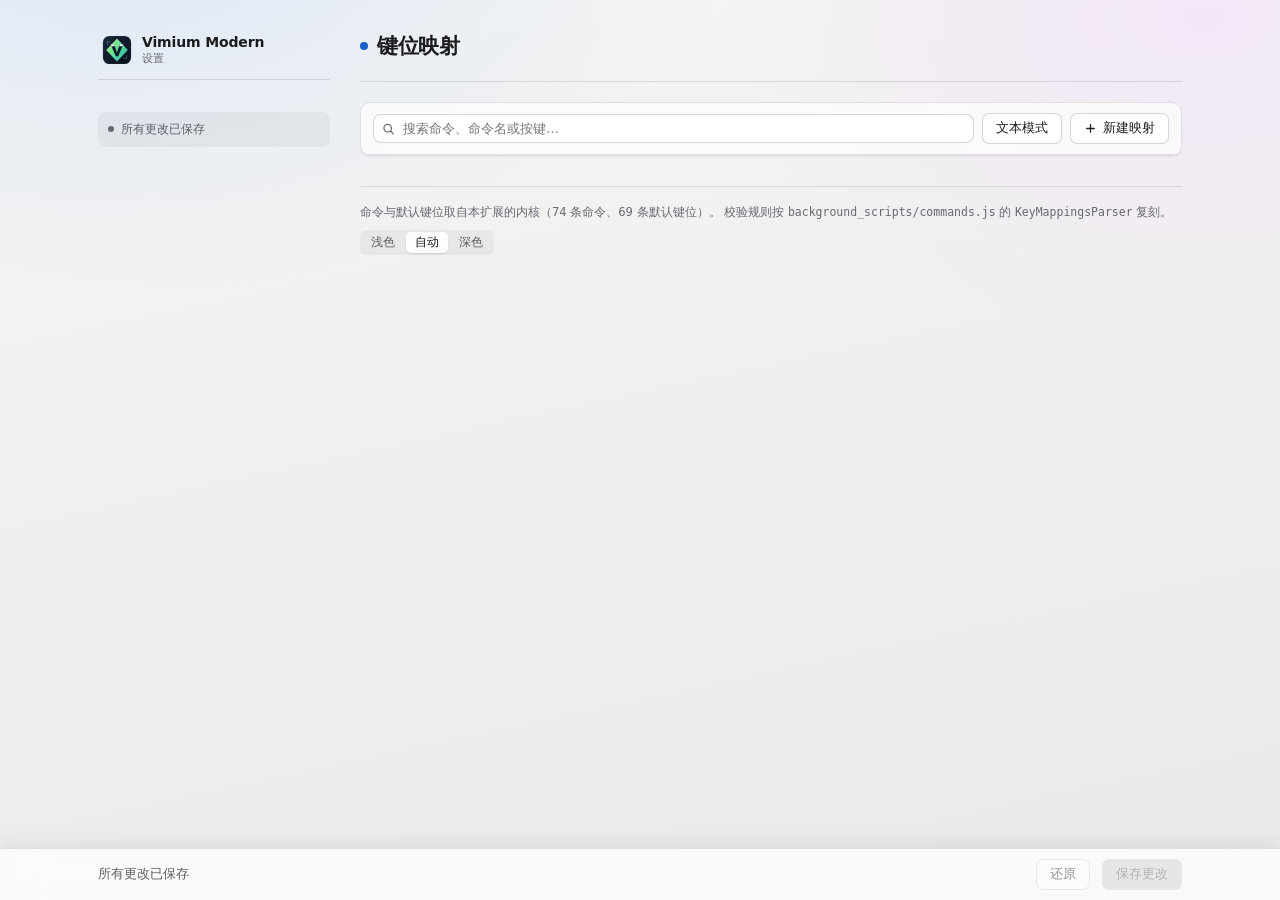
<file: options/index.html>
<!doctype html>
<html lang="zh-CN" data-theme="auto">
<head>
<meta charset="utf-8">
<meta name="viewport" content="width=device-width, initial-scale=1">
<title>Vimium Modern 设置</title>
<style>
/* ============================================================================
   令牌 —— 与 Omnibar 原型共用同一套视觉语言
   ========================================================================== */
:root {
  color-scheme: light;

  --v-accent: #1660c9;          /* 品牌蓝文字色 */
  --v-accent-hi: #1972e7;       /* 品牌蓝装饰色 */
  --v-on-accent: #fff;          /* 品牌蓝底上的文字色（白字 = 4.56:1） */
  --v-accent-soft: rgba(25, 114, 231, .10);
  --v-accent-glow: rgba(25, 114, 231, .26);

  --v-surface: rgba(255, 255, 255, .74);
  --v-surface-raised: rgba(255, 255, 255, .90);
  --v-surface-sunken: rgba(0, 0, 0, .045);
  --v-surface-card: rgba(255, 255, 255, .68);

  --v-hairline: rgba(0, 0, 0, .11);
  --v-hairline-strong: rgba(0, 0, 0, .17);

  --v-text: #1c1c1e;
  --v-text-dim: #5e5e66;
  /* 三级文本（分组头、命令名、表头、侧栏分组标题）
     —— 原 #82828a 在面板底上只有 3.30:1，达不到 AA。
     #686872 在白/面板/分组头/徽章底/侧栏/表头六种底色上最差 4.78:1，全部达标。 */
  --v-text-faint: #686872;

  --v-sel-bg: rgba(25, 114, 231, .10);
  --v-sel-text: #1c1c1e;

  --v-danger: #b32712;
  --v-danger-soft: rgba(179, 39, 18, .09);
  --v-warn: #92600a;
  --v-warn-soft: rgba(146, 96, 10, .11);
  /* 成功绿 —— 原 #1a7f43 在自己的 soft 底色上只有 4.17:1（差一点没到 AA）。
     #156734 在 soft 底上 5.74:1，纯白底上 6.95:1。 */
  --v-ok: #156734;
  --v-ok-soft: rgba(21, 103, 52, .11);

  --v-shadow-panel: 0 24px 64px rgba(0, 0, 0, .22), 0 2px 8px rgba(0, 0, 0, .10);
  --v-shadow-card: 0 1px 2px rgba(0, 0, 0, .05);

  --r-panel: 12px;
  --r-card: 10px;
  --r-field: 8px;
  --r-chip: 5px;

  --font: -apple-system, BlinkMacSystemFont, "SF Pro Text", "Segoe UI", system-ui, sans-serif;
  --mono: "SF Mono", ui-monospace, "JetBrains Mono", Menlo, monospace;

  --ease-out: cubic-bezier(.2, .9, .3, 1);
  --ease-inout: cubic-bezier(.4, 0, .2, 1);
  --dur: 140ms;
}

:root[data-theme="dark"] {
  color-scheme: dark;
  --v-accent: #9ec5ff;
  --v-accent-hi: #5a9cf5;
  /* 深色的品牌蓝是浅蓝，白字只有 2.80:1 —— 改用深色文字（6.08:1） */
  --v-on-accent: #16171a;
  --v-accent-soft: rgba(90, 156, 245, .16);
  --v-accent-glow: rgba(90, 156, 245, .32);
  --v-surface: rgba(28, 28, 30, .68);
  --v-surface-raised: rgba(60, 60, 64, .78);
  --v-surface-sunken: rgba(255, 255, 255, .055);
  --v-surface-card: rgba(46, 46, 50, .62);
  --v-hairline: rgba(255, 255, 255, .12);
  --v-hairline-strong: rgba(255, 255, 255, .19);
  --v-text: #f2f2f7;
  --v-text-dim: #a8a8b0;
  /* 深色下的三级文本 —— 原 #8a8a92 在分组头底上只有 4.12:1。
     #9e9ea8 在五种深色底上最差 4.82:1。 */
  --v-text-faint: #9e9ea8;
  --v-sel-bg: rgba(90, 156, 245, .16);
  --v-sel-text: #f2f2f7;
  --v-danger: #ff9b85;
  --v-danger-soft: rgba(255, 155, 133, .14);
  --v-warn: #e8b563;
  --v-warn-soft: rgba(232, 181, 99, .14);
  --v-ok: #5fd98a;
  --v-ok-soft: rgba(95, 217, 138, .14);
  --v-shadow-panel: 0 24px 64px rgba(0, 0, 0, .6), 0 2px 8px rgba(0, 0, 0, .42);
  --v-shadow-card: 0 1px 2px rgba(0, 0, 0, .32);
}

/* ============================================================================
   基础
   ========================================================================== */
* { box-sizing: border-box; margin: 0; padding: 0; }

html, body {
  min-height: 100%;
  font-family: var(--font);
  color: var(--v-text);
  -webkit-font-smoothing: antialiased;
}
body {
  background:
    radial-gradient(1100px 700px at 8% -12%, #dde7f6 0%, transparent 58%),
    radial-gradient(880px 600px at 94% 2%, #f2e7f7 0%, transparent 54%),
    linear-gradient(168deg, #f5f5f4 0%, #e9e9e8 100%);
  background-attachment: fixed;
  padding-bottom: 84px;
}
:root[data-theme="dark"] body {
  background:
    radial-gradient(1100px 700px at 8% -12%, #15243d 0%, transparent 58%),
    radial-gradient(880px 600px at 94% 2%, #291e37 0%, transparent 54%),
    linear-gradient(168deg, #18191c 0%, #101113 100%);
}

a { color: var(--v-accent); text-decoration: none; }
a:hover { text-decoration: underline; }

:focus-visible {
  outline: 2px solid var(--v-accent);
  outline-offset: 2px;
  border-radius: 4px;
}

.sr-only {
  position: absolute; width: 1px; height: 1px;
  padding: 0; margin: -1px; overflow: hidden;
  clip: rect(0 0 0 0); clip-path: inset(50%);
  white-space: nowrap; border: 0;
}

kbd {
  font-family: var(--mono);
  font-size: 10.5px;
  padding: 1px 4px;
  border-radius: 3px;
  background: var(--v-surface-sunken);
  border: .5px solid var(--v-hairline);
  color: var(--v-text-dim);
  white-space: nowrap;
}

/* ============================================================================
   布局
   ========================================================================== */
.app {
  display: grid;
  grid-template-columns: 232px minmax(0, 1fr);
  gap: 30px;
  max-width: 1140px;
  margin: 0 auto;
  padding: 32px 28px 0;
}

.sidebar {
  position: sticky;
  top: 32px;
  align-self: start;
  max-height: calc(100vh - 64px);
  display: flex;
  flex-direction: column;
  gap: 16px;
}

.brand {
  display: flex;
  align-items: center;
  gap: 10px;
  padding: 2px 4px 13px;
  border-bottom: .5px solid var(--v-hairline);
}
.brand-mark {
  width: 30px; height: 30px;
  display: grid; place-items: center;
  flex: none;
}
.brand-mark img { width: 30px; height: 30px; display: block; }
.brand-name { font-size: 14px; font-weight: 600; letter-spacing: -.01em; }
.brand-sub { font-size: 11px; color: var(--v-text-faint); margin-top: 1px; }

.nav { display: flex; flex-direction: column; gap: 1px; overflow-y: auto; }
.nav-group-label {
  font-size: 10.5px; font-weight: 600; letter-spacing: .07em;
  text-transform: uppercase;
  color: var(--v-text-faint);
  padding: 12px 10px 5px;
}
.nav-item {
  display: flex;
  align-items: center;
  gap: 9px;
  padding: 6px 10px;
  border-radius: 7px;
  font-size: 13px;
  color: var(--v-text-dim);
  cursor: pointer;
  border: none;
  background: none;
  text-align: left;
  width: 100%;
  font-family: inherit;
  transition: background var(--dur) var(--ease-inout), color var(--dur) var(--ease-inout);
}
.nav-item:hover { background: var(--v-surface-sunken); color: var(--v-text); }
.nav-item[aria-current="true"] {
  background: var(--v-accent-soft);
  color: var(--v-accent);
  font-weight: 600;
}
.nav-item .nav-count {
  margin-left: auto;
  font-family: var(--mono);
  font-size: 10.5px;
  color: var(--v-text-faint);
}
.nav-item[aria-current="true"] .nav-count { color: var(--v-accent); }
.nav-item .nav-dot {
  width: 6px; height: 6px; border-radius: 50%;
  background: var(--v-accent);
  margin-left: auto;
  display: none;
  flex: none;
}
.nav-item.dirty .nav-dot { display: block; }
.nav-item.dirty .nav-count { display: none; }

.sidebar-status {
  margin-top: auto;
  padding: 9px 10px;
  border-radius: 8px;
  background: var(--v-surface-sunken);
  font-size: 11.5px;
  color: var(--v-text-dim);
  display: flex;
  align-items: flex-start;
  gap: 7px;
  line-height: 1.45;
}
.sidebar-status .status-dot {
  width: 6px; height: 6px; border-radius: 50%;
  background: var(--v-text-faint);
  flex: none;
  margin-top: 5px;
}
.sidebar-status.dirty { background: var(--v-warn-soft); color: var(--v-warn); }
.sidebar-status.dirty .status-dot { background: var(--v-warn); }
.sidebar-status.saved { background: var(--v-ok-soft); color: var(--v-ok); }
.sidebar-status.saved .status-dot { background: var(--v-ok); }

.main { min-width: 0; padding-bottom: 40px; }

.page-head {
  padding-bottom: 16px;
  margin-bottom: 20px;
  border-bottom: .5px solid var(--v-hairline);
}
.page-title {
  font-size: 21px; font-weight: 600; letter-spacing: -.02em;
  display: flex; align-items: center; gap: 9px;
}
.page-title .dot {
  width: 8px; height: 8px; border-radius: 50%;
  background: var(--v-accent);
  flex: none;
}
.page-desc { font-size: 13px; color: var(--v-text-dim); margin-top: 5px; line-height: 1.5; max-width: 70ch; }

.section { margin-bottom: 26px; }
.section[hidden] { display: none; }

.card {
  background: var(--v-surface-card);
  border: .5px solid var(--v-hairline);
  border-radius: var(--r-card);
  box-shadow: var(--v-shadow-card);
  overflow: hidden;
}
.card + .card { margin-top: 10px; }

.row {
  display: grid;
  grid-template-columns: minmax(0, 1fr) auto;
  align-items: center;
  gap: 18px;
  padding: 12px 16px;
}
.row + .row { border-top: .5px solid var(--v-hairline); }
.row.stack { grid-template-columns: minmax(0, 1fr); align-items: stretch; }
.row.stack .row-control { justify-content: flex-start; }
.row-label { font-size: 13px; font-weight: 500; }
.row-hint { font-size: 12px; color: var(--v-text-dim); margin-top: 2px; line-height: 1.45; max-width: 64ch; }
.row-control { flex: none; display: flex; align-items: center; gap: 8px; }
.row-reset {
  font-size: 11.5px;
  color: var(--v-accent);
  cursor: pointer;
  background: none; border: none;
  font-family: inherit;
  padding: 2px 5px;
  border-radius: 4px;
}
.row-reset:hover { background: var(--v-accent-soft); text-decoration: none; }

/* ============================================================================
   表单控件
   ========================================================================== */
.input, .textarea, .select {
  font-family: inherit;
  font-size: 13px;
  color: var(--v-text);
  background: var(--v-surface-raised);
  border: .5px solid var(--v-hairline-strong);
  border-radius: var(--r-field);
  padding: 6px 9px;
  min-width: 0;
}
.input:focus, .textarea:focus, .select:focus {
  outline: none;
  border-color: var(--v-accent);
  box-shadow: 0 0 0 3px var(--v-accent-glow);
}
.input.invalid, .textarea.invalid, .cell-input.invalid {
  border-color: var(--v-danger);
  box-shadow: 0 0 0 3px var(--v-danger-soft);
}
.input { width: 190px; }
.input.mono, .textarea.mono { font-family: var(--mono); font-size: 12px; }
.textarea {
  width: 100%;
  min-height: 132px;
  line-height: 1.6;
  resize: vertical;
  white-space: pre;
  overflow-wrap: normal;
  overflow-x: auto;
}

.switch {
  position: relative;
  width: 40px; height: 24px;
  flex: none;
  border-radius: 999px;
  border: none;
  background: var(--v-hairline-strong);
  cursor: pointer;
  padding: 0;
  transition: background var(--dur) var(--ease-out);
}
.switch::after {
  content: "";
  position: absolute;
  top: 2px; left: 2px;
  width: 20px; height: 20px;
  border-radius: 50%;
  background: #fff;
  box-shadow: 0 1px 3px rgba(0, 0, 0, .3);
  transition: transform var(--dur) var(--ease-out);
}
.switch[aria-checked="true"] { background: var(--v-accent-hi); }
.switch[aria-checked="true"]::after { transform: translateX(16px); }

.radio-set { display: flex; flex-direction: column; gap: 7px; width: 100%; }
.radio-item {
  display: flex; align-items: flex-start; gap: 9px;
  padding: 9px 11px;
  border: .5px solid var(--v-hairline);
  border-radius: 8px;
  cursor: pointer;
  background: var(--v-surface-raised);
  transition: border-color var(--dur) var(--ease-inout), background var(--dur) var(--ease-inout);
}
.radio-item:hover { border-color: var(--v-hairline-strong); }
.radio-item:has(input:checked) {
  border-color: var(--v-accent);
  background: var(--v-accent-soft);
}
.radio-item input { margin: 2px 0 0; accent-color: var(--v-accent-hi); flex: none; }
.radio-text { font-size: 13px; }
.radio-hint { font-size: 11.5px; color: var(--v-text-dim); margin-top: 2px; line-height: 1.45; }
.radio-extra { margin-top: 7px; }

/* ============================================================================
   校验消息
   ========================================================================== */
.validation {
  margin-top: 8px;
  padding: 9px 11px;
  border-radius: 8px;
  font-size: 12px;
  line-height: 1.55;
  display: flex;
  gap: 8px;
  align-items: flex-start;
}
.validation.error { background: var(--v-danger-soft); color: var(--v-danger); }
.validation.warn { background: var(--v-warn-soft); color: var(--v-warn); }
.validation.ok { background: var(--v-ok-soft); color: var(--v-ok); }
.validation svg { width: 14px; height: 14px; flex: none; margin-top: 1px; }
.validation ul { margin: 0; padding-left: 17px; }
.validation li + li { margin-top: 3px; }
.validation code {
  font-family: var(--mono);
  font-size: 11px;
  background: rgba(0, 0, 0, .06);
  padding: 0 3px;
  border-radius: 3px;
}
:root[data-theme="dark"] .validation code { background: rgba(255, 255, 255, .09); }
.msg-slot { padding: 0 16px 12px; }
.msg-slot:empty { display: none; }

/* ============================================================================
   排除规则表
   ========================================================================== */
.rules { width: 100%; border-collapse: collapse; }
.rules thead th {
  font-size: 10.5px; font-weight: 600; letter-spacing: .06em;
  text-transform: uppercase;
  color: var(--v-text-faint);
  text-align: left;
  padding: 9px 12px;
  border-bottom: .5px solid var(--v-hairline);
}
.rules thead th em {
  display: block;
  font-style: normal;
  font-weight: 500;
  letter-spacing: 0;
  text-transform: none;
  opacity: .8;
  margin-top: 1px;
}
.rules tbody td { padding: 5px 8px; vertical-align: middle; }
.rules tbody td:first-child { padding-left: 12px; }
.rules tbody td:last-child { padding-right: 12px; width: 34px; }
.rules .cell-input {
  width: 100%;
  font-family: var(--mono);
  font-size: 12px;
  padding: 5px 8px;
  border-radius: 6px;
  border: .5px solid var(--v-hairline-strong);
  background: var(--v-surface-raised);
  color: var(--v-text);
}
.rules .cell-input:focus {
  outline: none;
  border-color: var(--v-accent);
  box-shadow: 0 0 0 3px var(--v-accent-glow);
}
.icon-btn {
  width: 24px; height: 24px;
  display: grid; place-items: center;
  border: none; background: none;
  border-radius: 5px;
  color: var(--v-text-faint);
  cursor: pointer;
  flex: none;
}
.icon-btn:hover { background: var(--v-danger-soft); color: var(--v-danger); }
.icon-btn svg { width: 13px; height: 13px; }
.card-foot {
  padding: 9px 12px;
  border-top: .5px solid var(--v-hairline);
  display: flex;
  justify-content: flex-end;
  gap: 8px;
}

/* ============================================================================
   按钮
   ========================================================================== */
.btn {
  font-family: inherit;
  font-size: 12.5px;
  font-weight: 500;
  padding: 6px 13px;
  border-radius: 7px;
  border: .5px solid var(--v-hairline-strong);
  background: var(--v-surface-raised);
  color: var(--v-text);
  cursor: pointer;
  display: inline-flex;
  align-items: center;
  gap: 6px;
  transition: background var(--dur) var(--ease-inout), border-color var(--dur) var(--ease-inout);
}
.btn:hover { background: var(--v-surface-sunken); }
.btn:disabled { opacity: .45; cursor: default; }
/* 主按钮：填充色与文字色必须一起换，不能只换填充色。
   浅色下 #1972e7 + 白字 = 4.56:1；深色下 --v-accent-hi 是浅蓝
   #5a9cf5，白字只有 2.80:1 —— 所以深色改用深色文字（6.08:1）。 */
.btn.primary { background: var(--v-accent-hi); border-color: transparent; color: var(--v-on-accent); }
.btn.primary:hover { background: var(--v-accent); }
/* 禁用态不能保留白字 —— 浅灰底 + 白字只有 1.17:1，等于看不见 */
.btn.primary:disabled { background: var(--v-hairline-strong); color: var(--v-text-dim); }
.btn svg { width: 13px; height: 13px; }
.btn-row { display: flex; gap: 8px; flex-wrap: wrap; }

/* ============================================================================
   键位捕获
   ========================================================================== */
.key-capture {
  display: inline-flex;
  align-items: center;
  justify-content: center;
  gap: 6px;
  padding: 6px 12px;
  min-width: 118px;
  border: .5px solid var(--v-hairline-strong);
  border-radius: var(--r-field);
  background: var(--v-surface-raised);
  cursor: pointer;
  font-family: var(--mono);
  font-size: 12px;
  color: var(--v-text);
}
.key-capture:hover { border-color: var(--v-accent); }
.key-capture.capturing {
  border-color: var(--v-accent);
  box-shadow: 0 0 0 3px var(--v-accent-glow);
  color: var(--v-accent);
}

/* ============================================================================
   键位映射表
   ========================================================================== */
.keymap-toolbar {
  display: flex;
  gap: 8px;
  align-items: center;
  padding: 10px 12px;
  border-bottom: .5px solid var(--v-hairline);
}
.search-box { position: relative; flex: 1; min-width: 0; }
.search-box .input { width: 100%; padding-left: 29px; }
.search-box svg {
  position: absolute;
  left: 9px; top: 50%;
  transform: translateY(-50%);
  width: 13px; height: 13px;
  color: var(--v-text-faint);
  pointer-events: none;
}
.keymap-list { max-height: 520px; overflow-y: auto; }
.keymap-empty {
  padding: 26px; text-align: center;
  color: var(--v-text-faint); font-size: 12.5px;
}
.keymap-group-head {
  font-size: 10.5px; font-weight: 600; letter-spacing: .07em;
  text-transform: uppercase;
  color: var(--v-text-faint);
  padding: 11px 14px 5px;
  position: sticky;
  top: 0;
  z-index: 2;
  background: var(--v-surface-card);
  backdrop-filter: blur(10px);
  -webkit-backdrop-filter: blur(10px);
}
.keymap-row {
  display: grid;
  grid-template-columns: 92px minmax(0, 1fr) auto;
  gap: 12px;
  align-items: center;
  padding: 7px 14px;
  cursor: pointer;
  border-left: 2.5px solid transparent;
}
.keymap-row:hover { background: var(--v-surface-sunken); }
.keymap-row.sel { background: var(--v-sel-bg); border-left-color: var(--v-accent); }
.keymap-keys { display: flex; gap: 3px; flex-wrap: wrap; align-items: center; }
.key-sep { color: var(--v-text-faint); font-size: 10px; margin: 0 1px; }
.keymap-name {
  font-family: var(--mono);
  font-size: 11.5px;
  color: var(--v-text-faint);
  overflow: hidden; text-overflow: ellipsis; white-space: nowrap;
}
.cmd-desc { font-size: 13px; }
.keymap-actions { display: flex; gap: 5px; align-items: center; }
.badge {
  font-size: 10px;
  font-weight: 600;
  letter-spacing: .02em;
  padding: 1.5px 6px;
  border-radius: 4px;
  background: var(--v-surface-sunken);
  color: var(--v-text-faint);
  white-space: nowrap;
}
.badge.adv { background: var(--v-warn-soft); color: var(--v-warn); }
.badge.changed { background: var(--v-accent-soft); color: var(--v-accent); }
.badge.unbound { border: 1px dashed var(--v-hairline-strong); background: none; }
.badge.opt { background: var(--v-surface-sunken); color: var(--v-text-dim); font-family: var(--mono); font-weight: 500; }

/* ============================================================================
   搜索引擎
   ========================================================================== */
.engine-row {
  display: grid;
  grid-template-columns: 46px minmax(0, 1fr) auto;
  gap: 12px;
  align-items: center;
  padding: 9px 14px;
}
.engine-row + .engine-row { border-top: .5px solid var(--v-hairline); }
.engine-kw {
  font-family: var(--mono);
  font-size: 12px;
  font-weight: 600;
  color: var(--v-accent);
  background: var(--v-accent-soft);
  padding: 3px 0;
  text-align: center;
  border-radius: 5px;
}
.engine-name { font-size: 13px; }
.engine-url { font-family: var(--mono); font-size: 11px; color: var(--v-text-faint); margin-top: 2px; overflow-wrap: anywhere; }
/* 没有这条规则时两个按钮是块级元素，会竖着叠在行尾（原型里就漏了） */
.engine-actions { display: flex; align-items: center; gap: 2px; }
/* 编辑不是危险操作，别跟着删除一起变红 */
.engine-actions [data-edit-engine]:hover { background: var(--v-accent-soft); color: var(--v-accent); }

/* ============================================================================
   链接提示预览
   ========================================================================== */
.hint-preview {
  padding: 14px 16px;
  border-top: .5px solid var(--v-hairline);
  background: var(--v-surface-sunken);
}
.hint-preview-label {
  font-size: 10.5px; font-weight: 600; letter-spacing: .06em;
  text-transform: uppercase;
  color: var(--v-text-faint);
  margin-bottom: 9px;
}
/* 预览是一排「链接」，横向铺开更像个页面；竖排 6 行会把卡片拉得很长 */
.hint-links { display: grid; grid-template-columns: repeat(auto-fill, minmax(168px, 1fr)); gap: 8px 20px; }
.hint-link {
  display: flex; align-items: center; gap: 9px;
  font-size: 12.5px;
  color: var(--v-text-dim);
}
.hint-marker {
  display: inline-flex;
  align-items: center;
  justify-content: center;
  min-width: 20px; height: 19px;
  padding: 0 4px;
  border-radius: 4px;
  background: linear-gradient(180deg, #FFF785 0%, #FFC542 100%);
  border: 1px solid #E3BE23;
  color: #000;
  font-weight: 700;
  font-size: 11.5px;
  font-family: var(--mono);
  flex: none;
}
.hint-marker.filtered {
  background: linear-gradient(180deg, #FFEF9E 0%, #FFD468 100%);
  box-shadow: 0 0 0 2px rgba(255, 197, 66, .35);
}

/* ============================================================================
   底部保存条
   ========================================================================== */
.savebar {
  position: fixed;
  left: 0; right: 0; bottom: 0;
  z-index: 20;
  background: var(--v-surface);
  backdrop-filter: blur(20px) saturate(180%);
  -webkit-backdrop-filter: blur(20px) saturate(180%);
  border-top: .5px solid var(--v-hairline);
  box-shadow: 0 -4px 20px rgba(0, 0, 0, .07);
}
.savebar-inner {
  max-width: 1140px;
  margin: 0 auto;
  padding: 10px 28px;
  display: flex;
  align-items: center;
  gap: 12px;
}
.savebar-text { font-size: 12.5px; color: var(--v-text-dim); flex: 1; min-width: 0; }
.savebar-text .changed-count { color: var(--v-warn); font-weight: 600; }
.savebar-text .err { color: var(--v-danger); font-weight: 600; }

/* ============================================================================
   原型说明
   ========================================================================== */
.prototype-note {
  margin-top: 30px;
  padding-top: 16px;
  border-top: .5px solid var(--v-hairline);
  font-size: 11.5px;
  color: var(--v-text-faint);
  line-height: 1.6;
}
.prototype-note .controls {
  display: flex; gap: 14px; align-items: center;
  margin-top: 9px; flex-wrap: wrap;
}
.seg {
  display: flex; gap: 2px;
  background: var(--v-surface-sunken);
  padding: 2px;
  border-radius: 7px;
}
.seg button {
  font-family: inherit;
  font-size: 11.5px;
  border: none; background: none;
  padding: 3px 9px;
  border-radius: 5px;
  color: var(--v-text-dim);
  cursor: pointer;
}
.seg button[aria-pressed="true"] {
  background: var(--v-surface-raised);
  color: var(--v-text);
  box-shadow: 0 1px 2px rgba(0, 0, 0, .1);
}

/* ============================================================================
   弹层
   ========================================================================== */
.scrim {
  position: fixed; inset: 0; z-index: 60;
  display: grid; place-items: center;
  background: rgba(0, 0, 0, .3);
  backdrop-filter: blur(3px);
  -webkit-backdrop-filter: blur(3px);
  padding: 20px;
  overflow-y: auto;
}
.dialog {
  width: 100%;
  max-width: 460px;
  background: var(--v-surface-raised);
  backdrop-filter: blur(24px) saturate(180%);
  -webkit-backdrop-filter: blur(24px) saturate(180%);
  border: .5px solid var(--v-hairline-strong);
  border-radius: var(--r-panel);
  box-shadow: var(--v-shadow-panel);
  overflow: hidden;
}
.dialog-head { padding: 15px 18px 0; }
.dialog-title { font-size: 15px; font-weight: 600; }
.dialog-sub { font-family: var(--mono); font-size: 11.5px; color: var(--v-text-faint); margin-top: 2px; }
.dialog-body { padding: 14px 18px; }
.dialog-foot {
  padding: 11px 18px;
  border-top: .5px solid var(--v-hairline);
  display: flex; gap: 8px; align-items: center;
}
.dialog-foot .spacer { flex: 1; }
.field-label { font-size: 12.5px; font-weight: 500; margin-bottom: 7px; }
.field-hint { font-size: 11.5px; color: var(--v-text-faint); margin-top: 7px; line-height: 1.5; }
.opt-row { margin-bottom: 10px; }
.opt-name { font-family: var(--mono); font-size: 11.5px; color: var(--v-text-dim); margin-bottom: 4px; }
.opt-desc { font-size: 11px; color: var(--v-text-faint); margin-top: 3px; line-height: 1.45; }

/* ============================================================================
   响应式
   ========================================================================== */
@media (max-width: 880px) {
  .app { grid-template-columns: minmax(0, 1fr); gap: 16px; padding: 18px 16px 0; }
  .sidebar { position: static; max-height: none; }
  /* 窄屏时导航变成横向滚动条。系统滚动条太宽太重，这里收细成一条淡色轨道；
     不用 mask 做右侧渐隐 —— 那样即使滚到底，末尾的分区也会一直是被淡掉的状态。 */
  .nav {
    flex-direction: row; overflow-x: auto; gap: 4px; padding-bottom: 6px;
    scrollbar-width: thin;
    scrollbar-color: var(--v-hairline-strong) transparent;
  }
  .nav::-webkit-scrollbar { height: 5px; }
  .nav::-webkit-scrollbar-track { background: transparent; }
  .nav::-webkit-scrollbar-thumb { background: var(--v-hairline-strong); border-radius: 3px; }
  .nav-group-label { display: none; }
  .nav-item { white-space: nowrap; width: auto; }
  .nav-item .nav-count, .nav-item .nav-dot { display: none !important; }
  .sidebar-status { display: none; }
  .row { grid-template-columns: minmax(0, 1fr); gap: 9px; }
  .row-control { justify-content: flex-start; }
  .keymap-row { grid-template-columns: 80px minmax(0, 1fr); }
  .keymap-row .keymap-actions { grid-column: 1 / -1; }
  .savebar-inner { padding: 9px 16px; }
  .prototype-note { padding: 0 16px 22px; }
}

@media (max-width: 560px) {
  .engine-row { grid-template-columns: 44px minmax(0, 1fr); }
  .engine-row .engine-actions { grid-column: 1 / -1; }
}

@media (prefers-reduced-motion: reduce) {
  *, *::before, *::after {
    animation-duration: .001ms !important;
    animation-iteration-count: 1 !important;
    transition-duration: .001ms !important;
  }
}
</style>
</head>
<body>


<div class="app">
  <aside class="sidebar">
    <div class="brand">
      <div class="brand-mark">
        <img src="../icons/icon.svg" alt="" aria-hidden="true">
      </div>
      <div>
        <div class="brand-name">Vimium Modern</div>
        <div class="brand-sub">设置</div>
      </div>
    </div>

    <nav class="nav" id="nav" aria-label="设置分区"></nav>

    <div class="sidebar-status" id="sidebarStatus" role="status">
      <span class="status-dot"></span>
      <span id="sidebarStatusText">所有更改已保存</span>
    </div>
  </aside>

  <main class="main">
    <header class="page-head">
      <h1 class="page-title" id="pageTitle"><span class="dot"></span><span id="pageTitleText">键位映射</span></h1>
      <p class="page-desc" id="pageDesc"></p>
    </header>

    <section class="section" id="sec-language" hidden>
      <div class="card">
        <div class="row">
          <div>
            <label class="row-label" for="uiLanguage">界面语言</label>
            <div class="row-hint">选择 Vimium Modern 的显示语言。</div>
          </div>
          <div class="row-control">
            <select class="input" id="uiLanguage" disabled>
              <option value="en">English</option>
              <option value="zh-CN">简体中文</option>
            </select>
          </div>
        </div>
      </div>
    </section>

    <section class="section" id="sec-keys">
      <div class="card">
        <div class="keymap-toolbar">
          <div class="search-box">
            <svg viewBox="0 0 16 16" fill="none" stroke="currentColor" stroke-width="1.5" aria-hidden="true">
              <circle cx="7" cy="7" r="4.6"/><path d="M10.4 10.4 14 14" stroke-linecap="round"/>
            </svg>
            <input class="input" id="keySearch" type="search" placeholder="搜索命令、命令名或按键…" aria-label="搜索命令、命令名或按键">
          </div>
          <button class="btn" id="textModeBtn" aria-pressed="false">文本模式</button>
          <button class="btn" id="addMapping">
            <svg viewBox="0 0 16 16" fill="none" stroke="currentColor" stroke-width="1.6" stroke-linecap="round" aria-hidden="true">
              <path d="M8 3.4v9.2M3.4 8h9.2"/>
            </svg>
            新建映射
          </button>
        </div>
        <div id="keymapVisual">
          <div class="keymap-list" id="keymapList" role="listbox" aria-label="命令列表"></div>
        </div>
        <div id="keymapText" hidden>
          <div style="padding:12px">
            <div class="field-label" style="margin-bottom:6px">键位映射配置</div>
            <textarea class="textarea mono" id="keyMappingsText" spellcheck="false" aria-label="键位映射配置"
              placeholder="map j scrollDown&#10;unmap j"></textarea>
            <div class="field-hint" style="margin-top:8px">
              每行一条：<code>map &lt;按键&gt; &lt;命令&gt; [选项]</code>、
              <code>unmap &lt;按键&gt;</code>、<code>unmapAll</code>、<code>mapkey &lt;从&gt; &lt;到&gt;</code>。
              <code>"</code> 或 <code>#</code> 开头是注释。
            </div>
            <div id="keyMappingsValidation"></div>
          </div>
        </div>
      </div>
    </section>

    <section class="section" id="sec-links" hidden>
      <div class="card" id="card-linkHints"></div>
    </section>

    <section class="section" id="sec-exclusions" hidden>
      <div class="card">
        <table class="rules">
          <thead>
            <tr><th>网址模式</th><th>交还给网页的按键<em>留空则整条停用</em></th><th></th></tr>
          </thead>
          <tbody id="rulesBody"></tbody>
        </table>
        <div class="card-foot">
          <button class="btn" id="addRule">
            <svg viewBox="0 0 16 16" fill="none" stroke="currentColor" stroke-width="1.6" stroke-linecap="round" aria-hidden="true">
              <path d="M8 3.4v9.2M3.4 8h9.2"/>
            </svg>
            添加规则
          </button>
        </div>
      </div>
      <div id="rulesValidation"></div>
    </section>

    <section class="section" id="sec-engines" hidden>
      <div class="card">
        <div class="engine-list" id="engineList"></div>
        <div class="card-foot">
          <button class="btn" id="addEngine">
            <svg viewBox="0 0 16 16" fill="none" stroke="currentColor" stroke-width="1.6" stroke-linecap="round" aria-hidden="true">
              <path d="M8 3.4v9.2M3.4 8h9.2"/>
            </svg>
            添加引擎
          </button>
        </div>
      </div>
      <div id="enginesValidation"></div>
    </section>

    <section class="section" id="sec-newtab" hidden>
      <div class="card" id="card-newTab"></div>
    </section>

    <section class="section" id="sec-behavior" hidden>
      <div class="card" id="card-behavior"></div>
    </section>

    <section class="section" id="sec-advanced" hidden>
      <div class="card" id="card-advanced"></div>
    </section>

    <section class="section" id="sec-backup" hidden>
      <div class="card" id="card-backup"></div>
    </section>

    <div class="prototype-note">
      命令与默认键位取自本扩展的内核（74 条命令、69 条默认键位）。
      校验规则按 <code>background_scripts/commands.js</code> 的 <code>KeyMappingsParser</code> 复刻。
      <div class="controls">
        <div class="seg" role="group" aria-label="主题">
          <button data-theme="light" aria-pressed="false">浅色</button>
          <button data-theme="auto" aria-pressed="true">自动</button>
          <button data-theme="dark" aria-pressed="false">深色</button>
        </div>
      </div>
    </div>
  </main>
</div>

<div class="savebar">
  <div class="savebar-inner">
    <span class="savebar-text" id="savebarText" role="status">所有更改已保存</span>
    <button class="btn" id="revertBtn" disabled>还原</button>
    <button class="btn primary" id="saveBtn" disabled>保存更改</button>
  </div>
</div>



<script defer src="/options/language.js"></script>
<script defer src="/options/index.js"></script></body>
</html>
</file>
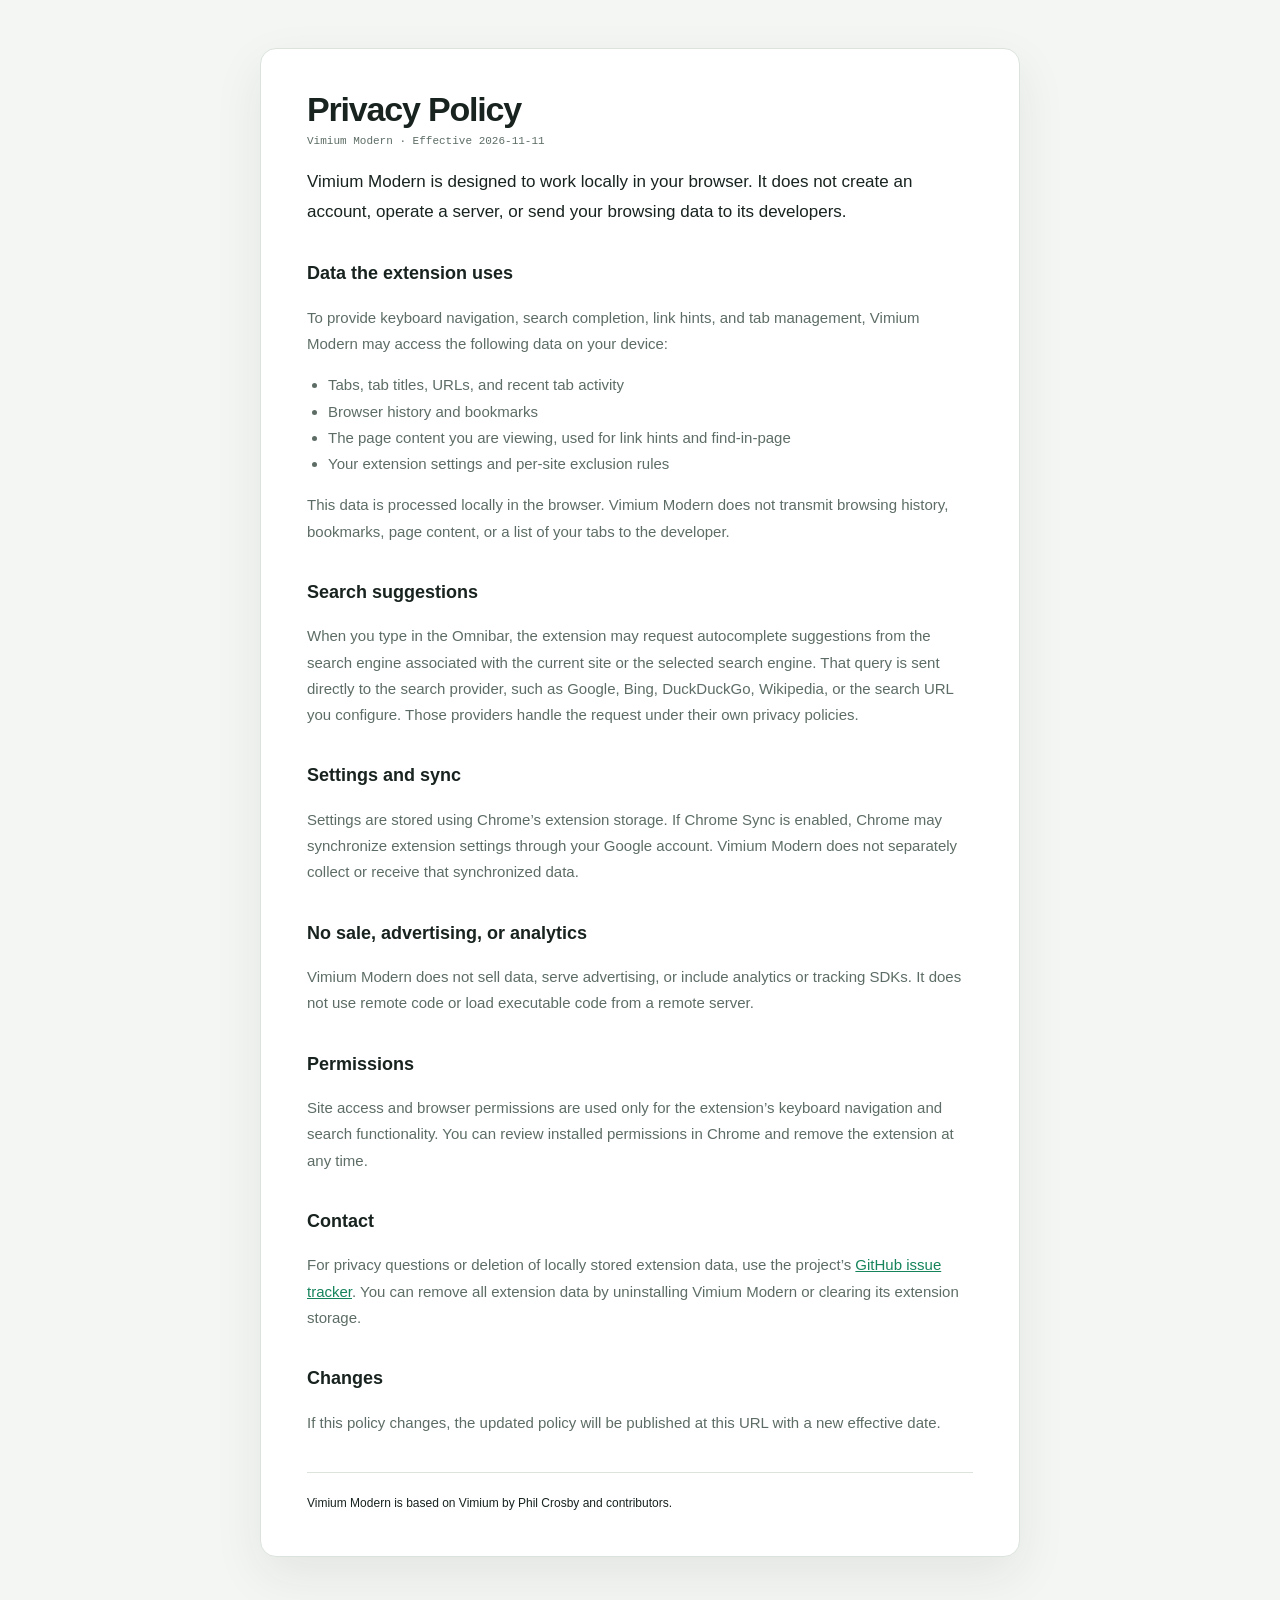
<file: docs/privacy.html>
<!doctype html>
<html lang="en">
<head>
<meta charset="utf-8">
<meta name="viewport" content="width=device-width, initial-scale=1">
<title>Vimium Modern Privacy Policy</title>
<style>
  :root {
    color-scheme: light dark;
    --bg: #f4f6f3;
    --surface: #ffffff;
    --text: #18231f;
    --muted: #5d6d65;
    --line: #dce3dd;
    --accent: #16845b;
  }
  * { box-sizing: border-box; }
  body {
    margin: 0;
    color: var(--text);
    font: 15px/1.75 -apple-system, BlinkMacSystemFont, "Segoe UI", sans-serif;
    background: var(--bg);
  }
  main {
    width: min(760px, calc(100% - 40px));
    margin: 48px auto;
    padding: 42px 46px;
    background: var(--surface);
    border: 1px solid var(--line);
    border-radius: 16px;
    box-shadow: 0 18px 50px rgba(20, 40, 29, .08);
  }
  h1 { margin: 0 0 6px; font-size: 34px; line-height: 1.1; letter-spacing: -.035em; }
  h2 { margin: 32px 0 8px; font-size: 18px; }
  p, li { color: var(--muted); }
  ul { padding-left: 21px; }
  a { color: var(--accent); }
  .date { color: var(--muted); font: 11px/1.4 "SF Mono", Menlo, monospace; }
  .lead { color: var(--text); font-size: 17px; }
  footer { margin-top: 36px; padding-top: 20px; border-top: 1px solid var(--line); font-size: 12px; }
  @media (prefers-color-scheme: dark) {
    :root { --bg: #0d1512; --surface: #141e1a; --text: #ecf6f0; --muted: #a5b5ad; --line: #2b3a33; --accent: #7ce0b1; }
    main { box-shadow: none; }
  }
  @media (max-width: 600px) { main { margin: 20px auto; padding: 28px 22px; } h1 { font-size: 28px; } }
</style>
</head>
<body>
<main>
  <h1>Privacy Policy</h1>
  <div class="date">Vimium Modern · Effective 2026-11-11</div>
  <p class="lead">Vimium Modern is designed to work locally in your browser. It does not create an account, operate a server, or send your browsing data to its developers.</p>

  <h2>Data the extension uses</h2>
  <p>To provide keyboard navigation, search completion, link hints, and tab management, Vimium Modern may access the following data on your device:</p>
  <ul>
    <li>Tabs, tab titles, URLs, and recent tab activity</li>
    <li>Browser history and bookmarks</li>
    <li>The page content you are viewing, used for link hints and find-in-page</li>
    <li>Your extension settings and per-site exclusion rules</li>
  </ul>
  <p>This data is processed locally in the browser. Vimium Modern does not transmit browsing history, bookmarks, page content, or a list of your tabs to the developer.</p>

  <h2>Search suggestions</h2>
  <p>When you type in the Omnibar, the extension may request autocomplete suggestions from the search engine associated with the current site or the selected search engine. That query is sent directly to the search provider, such as Google, Bing, DuckDuckGo, Wikipedia, or the search URL you configure. Those providers handle the request under their own privacy policies.</p>

  <h2>Settings and sync</h2>
  <p>Settings are stored using Chrome’s extension storage. If Chrome Sync is enabled, Chrome may synchronize extension settings through your Google account. Vimium Modern does not separately collect or receive that synchronized data.</p>

  <h2>No sale, advertising, or analytics</h2>
  <p>Vimium Modern does not sell data, serve advertising, or include analytics or tracking SDKs. It does not use remote code or load executable code from a remote server.</p>

  <h2>Permissions</h2>
  <p>Site access and browser permissions are used only for the extension’s keyboard navigation and search functionality. You can review installed permissions in Chrome and remove the extension at any time.</p>

  <h2>Contact</h2>
  <p>For privacy questions or deletion of locally stored extension data, use the project’s <a href="https://github.com/zachzhao1984/vimium-modern/issues">GitHub issue tracker</a>. You can remove all extension data by uninstalling Vimium Modern or clearing its extension storage.</p>

  <h2>Changes</h2>
  <p>If this policy changes, the updated policy will be published at this URL with a new effective date.</p>

  <footer>Vimium Modern is based on Vimium by Phil Crosby and contributors.</footer>
</main>
</body>
</html>
</file>
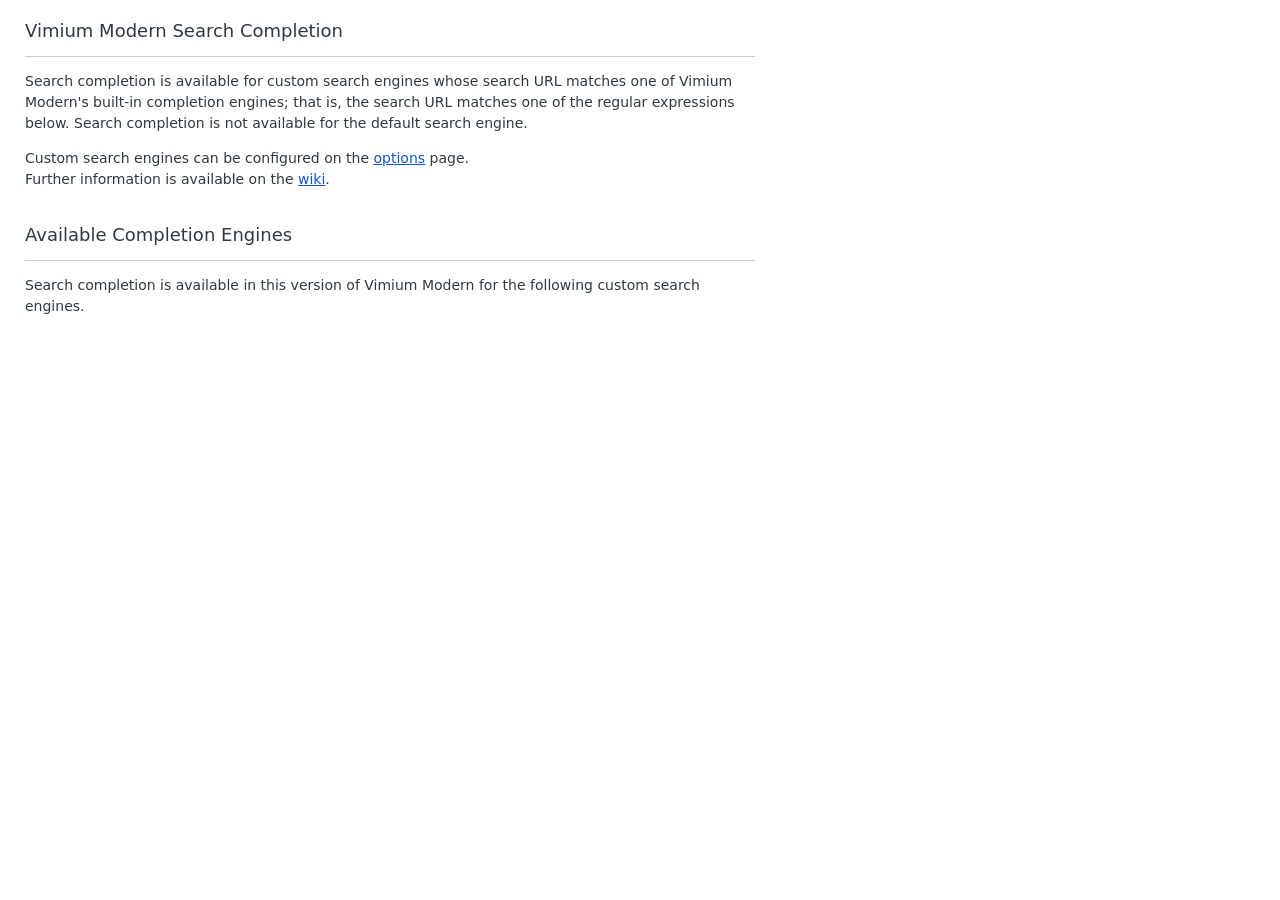
<file: pages/doc_search_completion.html>
<!DOCTYPE html>
<html>
  <head>
    <meta charset="UTF-8">
    <meta name="color-scheme" content="light dark">
    <title>Vimium Modern Search Completion</title>
    <!-- We re-use some styling from the options page, so that the look and feel here is similar -->
    <link rel="stylesheet" type="text/css" href="options.css">
    <link rel="stylesheet" type="text/css" href="doc.css">
    <link rel="stylesheet" type="text/css" href="../content_scripts/vimium.css" />
    <style>
      div.engine {
        margin-left: 20px;
      }
    </style>
    <script src="doc_search_completion.js" type="module"></script>
  </head>

  <body class="vimium-body documentation">
    <header>Vimium Modern Search Completion</header>
    <p>
      Search completion is available for custom search engines whose search URL matches one of
      Vimium Modern's built-in completion engines; that is, the search URL matches one of the regular
      expressions below. Search completion is not available for the default search engine.
    </p>
    <p>
      Custom search engines can be configured on the <a href="options.html" target="_blank"
      >options</a>
      page. <br>
      Further information is available on the <a
        href="https://github.com/philc/vimium/wiki/Search-Completion"
        target="_blank"
      >wiki</a>.
    </p>
    <header>Available Completion Engines</header>
    <p>
      Search completion is available in this version of Vimium Modern for the following custom search
      engines.
    </p>
    <p>
      <dl id="engine-list"></dl>
    </p>

    <template id="engine-template">
      <h4 data-engine="the-engine">Engine name</h4>
      <div class="engine">
        <p class="explanation"></p>
        <div class="engine-example">
          <p>Example:</p>
          <pre></pre>
        </div>
        <div class="regexps">
          <p>Regular expressions</p>
          <pre></pre>
        </div>
      </div>
    </template>
  </body>
</html>
</file>
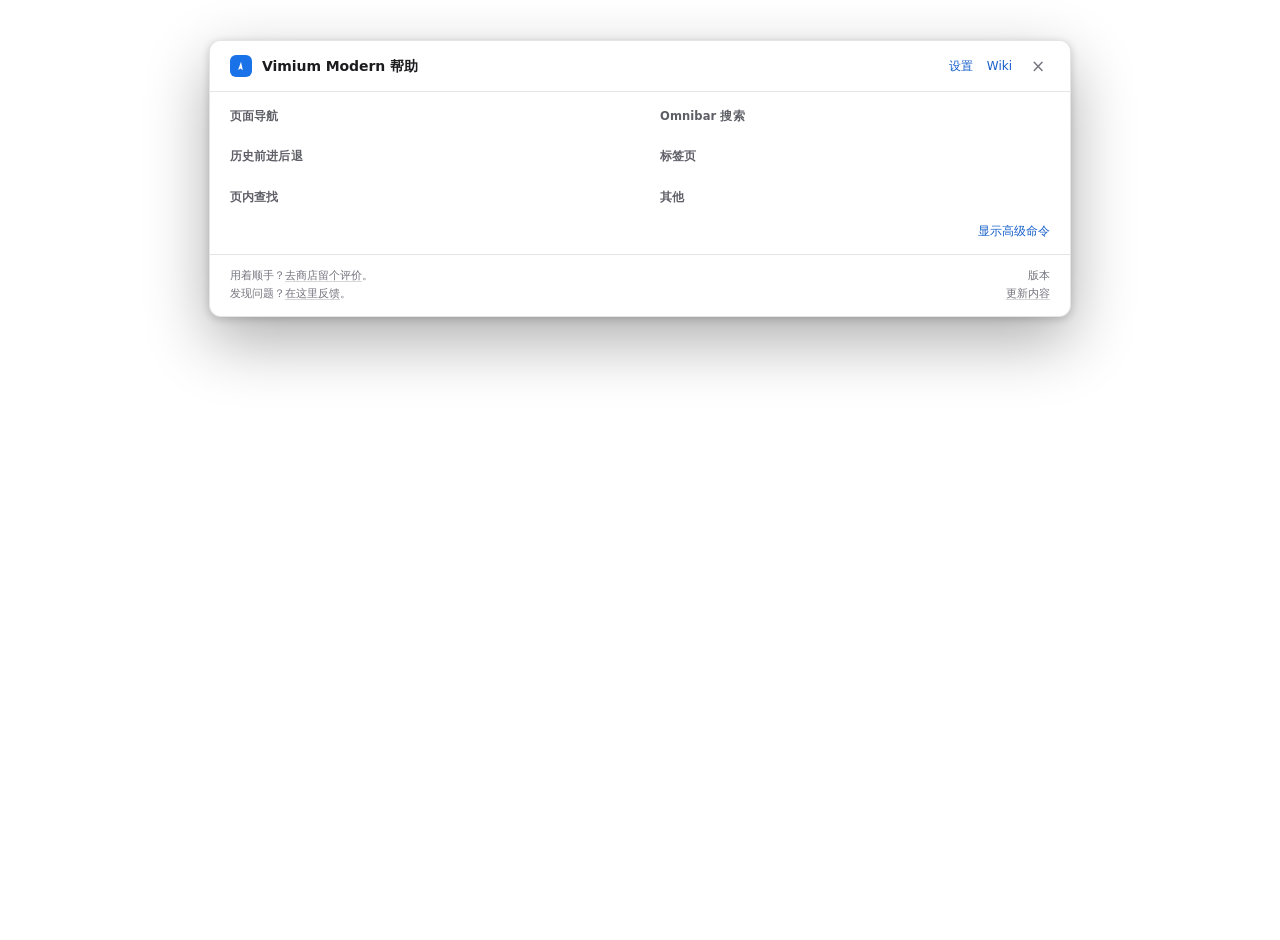
<file: pages/help_dialog_page.html>
<!DOCTYPE html>
<html>
  <head>
    <title>Vimium Modern 帮助</title>
    <meta name="color-scheme" content="light dark">
    <meta charset="UTF-8">
    <link rel="stylesheet" type="text/css" href="../content_scripts/vimium.css" />
    <link rel="stylesheet" type="text/css" href="./key_mappings.css" />
    <link rel="stylesheet" type="text/css" href="./help_dialog_page.css" />

    <script src="help_dialog_page.js" type="module"></script>
  </head>

  <body>
    <!-- Note that the command placeholders (data-group=navigation) will be replaced by the
         background page with the user's key bindings when the dialog is shown. -->
    <div id="container">
      <div id="dialog">
        <header>
          <div class="mark" aria-hidden="true">
            <svg viewBox="0 0 24 24"><path d="M12 3.4 6.2 20.2l5.1-3.1 4.4 3.4L12 3.4Z" fill="#fff"/></svg>
          </div>
          <h1>Vimium Modern 帮助<span id="help-dialog-title"></span></h1>

          <div class="head-links">
            <a id="options-page" href="#">设置</a>
            <a href="https://github.com/philc/vimium/wiki" target="_blank">Wiki</a>
            <a id="close" href="#" aria-label="关闭">&times;</a>
          </div>
        </header>

        <div class="divider"></div>

        <div id="commands-section">
          <div class="column">
            <h2>页面导航</h2>
            <div data-group="navigation"></div>

            <h2>历史前进后退</h2>
            <div data-group="history"></div>

            <h2>页内查找</h2>
            <div data-group="find"></div>
          </div>

          <div class="column">
            <h2>Omnibar 搜索</h2>
            <div data-group="vomnibar"></div>

            <h2>标签页</h2>
            <div data-group="tabs"></div>

            <h2>其他</h2>
            <div data-group="misc"></div>
          </div>
        </div>

        <div id="toggle-advanced">
          <a href="#">显示高级命令</a>
        </div>

        <div class="divider"></div>

        <footer>
          <div>
            用着顺手？<a
              target="_blank"
              href="https://chrome.google.com/webstore/detail/vimium/dbepggeogbaibhgnhhndojpepiihcmeb/reviews"
            >去商店留个评价</a>。<br>
            发现问题？<a
              target="_blank"
              href="https://github.com/philc/vimium/issues"
            >在这里反馈</a>。
          </div>

          <div class="version-info">
            版本 <span id="vimium-version"></span>
            <br>
            <a
              href="https://github.com/philc/vimium/blob/master/CHANGELOG.md"
              target="_blank"
            >更新内容</a>
          </div>
        </footer>
      </div>
    </div>

    <template id="row">
      <div class="row">
        <div class="key-bindings"></div>
        <div class="help-description"></div>
      </div>
    </template>

    <template id="keys">
      <div class="key-block">
        <span class="key"></span><span class="comma">,</span>
      </div>
    </template>
  </body>
</html>
</file>
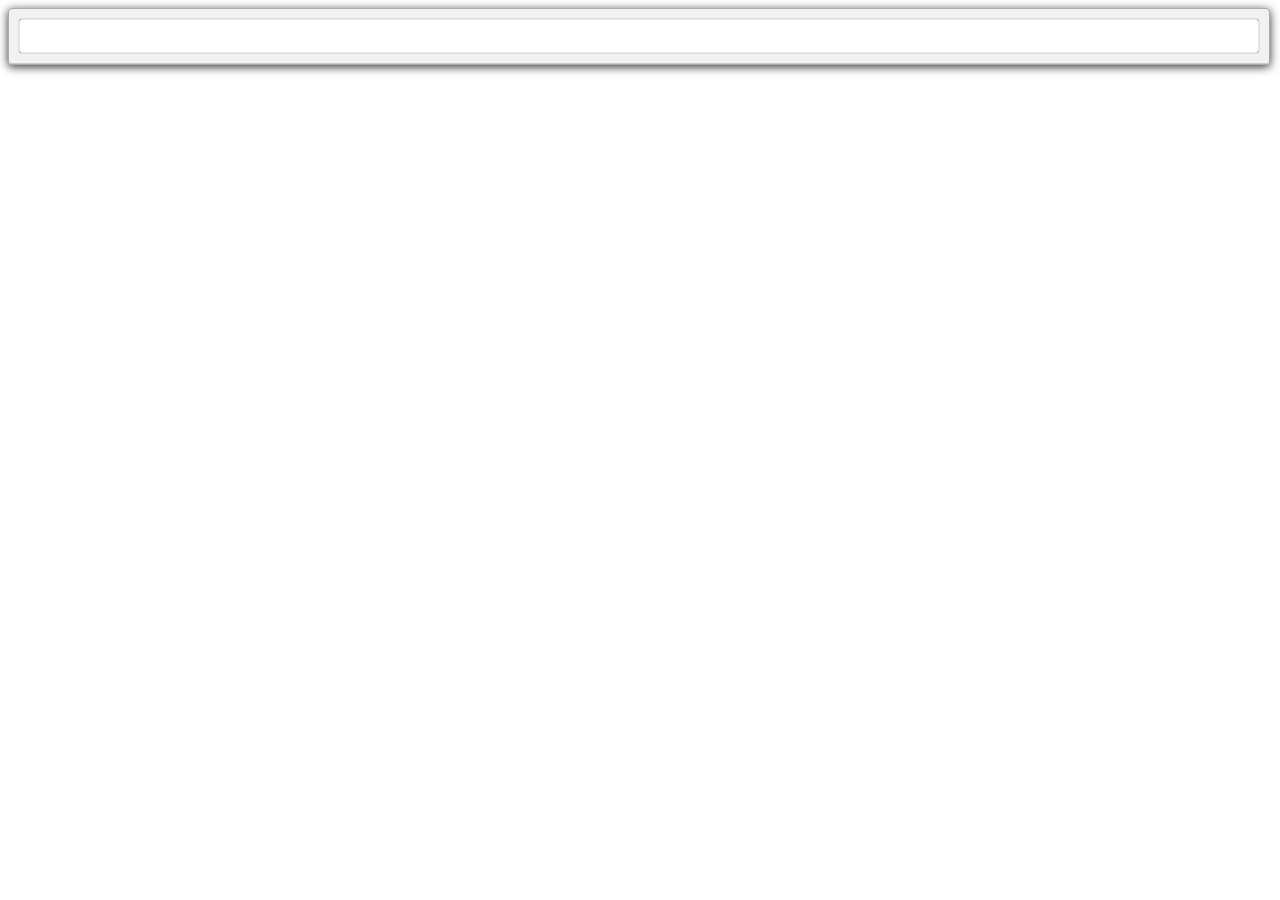
<file: pages/vomnibar_page.html>
<!DOCTYPE html>
<html>
  <head>
    <title>Vomnibar</title>
    <meta name="color-scheme" content="light dark">
    <meta charset="UTF-8">
    <script type="module" src="vomnibar_page.js"></script>
    <link rel="stylesheet" type="text/css" href="../content_scripts/vimium.css" />
    <link rel="stylesheet" type="text/css" href="vomnibar_page.css" />
    <link rel="stylesheet" type="text/css" href="./key_mappings.css" />
  </head>
  <body>
    <div id="vomnibar">
      <div id="vomnibar-search-area">
        <input type="text" autocomplete="off">
      </div>
      <ul></ul>
    </div>
  </body>
</html>
</file>
<file: pages/options.css>
:root{--closeButtonWidth:25px;--validationErrorColor:#ff5300}body{color:#303942;margin:0;font:14px DejaVu Sans,Arial,sans-serif}a,a:visited{color:#15c}a:active{color:#052577}div#wrapper,#footer-content{max-width:1050px;margin:0 25px}header{border-bottom:1px solid #ccc;width:100%;padding:20px 0 15px;font-size:18px;font-weight:400}button{-webkit-user-select:none;-webkit-appearance:none;font:inherit;border-width:1px;border-radius:3px;padding:2px 10px}input[type=checkbox]{-webkit-user-select:none;margin:0 8px 0 0}input[type=radio]{margin:0 8px 0 0}.boolean-label{align-items:center;gap:0;display:flex}pre,code,.code{font-family:Consolas,Liberation Mono,Courier,monospace}pre{border-left:1px solid #eee;margin:5px;padding-left:5px}input,textarea{box-sizing:border-box}textarea{resize:vertical}h2{margin:12px 0;font-size:16px;font-weight:400}#settings-grid-container{grid-template-columns:auto 320px;margin-bottom:100px;font-size:14px;display:grid}#settings-grid-container .spacer{grid-column:1/3;height:10px}#settings-grid-container h2,#settings-grid-container header{grid-column:1/3}.example{color:#979ca0;margin-left:20px;font-size:12px;line-height:16px}.reset-link{text-align:right;margin-left:0}.reset-link a{text-decoration:none}.validation-message{color:var(--validationErrorColor);white-space:pre-line}body.vimium-body textarea.validation-error,body.vimium-body input.validation-error{border:2px solid var(--validationErrorColor)}div#exampleKeyMapping{margin-top:5px;margin-left:10px}#new-tab-url-container{grid-template-columns:auto 100%;grid-auto-rows:1.5em;align-items:center;row-gap:10px;display:grid}input[name=newTabCustomUrl]{grid-column-start:2}#openVomnibarContainer{grid-column-start:2;align-items:center;display:flex}input[name=newTabCustomUrl]{width:400px}#link-hint-characters-container,#link-hint-numbers-container,#wait-for-enter{display:contents}.link-hint-characters-field{width:100%;max-width:400px}.link-hint-characters-field input{width:100%}input[name=scrollStepSize]{width:80px;margin-right:3px;padding-left:3px}textarea[name=userDefinedLinkHintCss],textarea[name=keyMappings],textarea[name=searchEngines]{white-space:pre;width:100%;min-height:140px}input[name=previousPatterns],input[name=nextPatterns],input#searchUrl{width:100%}#status{margin-left:10px;font-size:80%}input[type=text]:read-only,input[type=number]:read-only,textarea:read-only{color:#666;pointer-events:none;-webkit-user-select:none;background-color:#eee}input[type=text],textarea{color:#444;font:inherit;background-color:#fff;border:1px solid #bfbfbf;border-radius:2px;padding:3px}button:focus,input[type=text]:focus,textarea:focus{border-color:#4d90fe;outline:none;-webkit-transition:border-color .2s}#exclusion-scroll-box{color:#444;border-radius:2px;width:100%;max-height:215px;overflow:hidden auto}#exclusion-rules{border-collapse:collapse;width:100%}#exclusion-rules td{vertical-align:top;border:2px solid #0000;padding:0}#exclusion-rules td:nth-of-type(2){width:33%}#exclusion-rules td:nth-of-type(3){width:var(--closeButtonWidth);padding-top:3px}#exclusion-rules tr.validationError .validationMessage{display:block}#exclusion-rules tr.validationError td:first-of-type input{border-color:orange}#exclusion-rules .validationMessage{color:orange;margin-top:2px;margin-left:2px;display:block}#exclusion-rules .remove{color:#979ca0;border:none}#exclusion-rules .remove:hover{color:#444}input[name=pattern],input[name=passKeys],.exclusion-header-text{width:100%;font-family:Consolas,Liberation Mono,Courier,monospace;font-size:14px}.exclusion-header-text{color:#979ca0;padding-left:3px}#exclusion-add-button{float:right;margin-right:calc(var(--closeButtonWidth) + 4px);margin-top:10px}footer{z-index:10;background:#f5f5f5;border-top:1px solid #979ca0;width:100%;padding:15px 0;position:fixed;bottom:0;left:0}#footer-content{align-items:center;width:100%;display:flex}#footer-help-text{flex-grow:1;font-size:12px}#footer-save-options{flex-grow:0}#save,#exclusion-add-button{white-space:nowrap}#backupLink{cursor:pointer}input#upload-backup{max-width:400px}@media (prefers-color-scheme:light){button{color:#444;text-shadow:0 1px #f0f0f0;background-image:-webkit-linear-gradient(#ededed,#ededed 38%,#dedede);border-color:#00000040;box-shadow:0 1px #00000014,inset 0 1px 2px #ffffffbf}button:hover{color:#000;background-image:-webkit-linear-gradient(#f0f0f0,#f0f0f0 38%,#e0e0e0);border-color:#0000004d;box-shadow:0 1px #0000001f,inset 0 1px 2px #fffffff2}button:active{box-shadow:none;text-shadow:none;background-image:-webkit-linear-gradient(#e7e7e7,#e7e7e7 38%,#d7d7d7)}button[disabled],button[disabled]:hover,button[disabled]:active{text-shadow:0 1px #f0f0f0;color:#888;background-image:-webkit-linear-gradient(#ededed,#ededed 38%,#dedede);border-color:#00000040;box-shadow:0 1px #00000014,inset 0 1px 2px #ffffffbf}}@media (prefers-color-scheme:dark){header{border-bottom:1px solid #999}pre{border-left:1px solid #666}#exclusion-rules .remove{color:var(--vimium-foreground-text-color);border:none}#exclusion-rules .remove:hover{color:var(--vimium-link-color)}footer{background-color:var(--vimium-foreground-color);border-color:#ffffff1a}button{color:var(--vimium-foreground-text-color);text-shadow:none;background:#2b2a32;border-width:1px;border-color:#8f8f9c}button[disabled],button[disabled]:hover,button[disabled]:active{color:#75747a;background-color:#222127;border-color:#75747a}}
</file>
<file: pages/doc.css>
body.documentation{max-width:730px;margin:0 25px}ul{padding-left:20px}li{margin:10px}p{line-height:1.5em}
</file>
<file: content_scripts/vimium.css>
:root{--vimium-background-color:white;--vimium-background-text-color:black;--vimium-foreground-color:white;--vimium-foreground-text-color:black;--vimium-link-color:blue}.vimium-reset,div.vimium-reset,span.vimium-reset,table.vimium-reset,a.vimium-reset,a:visited.vimium-reset,a:link.vimium-reset,a:hover.vimium-reset,td.vimium-reset,tr.vimium-reset{box-shadow:none;color:#000;cursor:auto;float:none;font-family:Helvetica Neue,Helvetica,Arial,sans-serif;font-size:inherit;font-variant:normal;letter-spacing:0;opacity:1;text-align:left;text-indent:0;min-width:0;max-width:none;height:auto;min-height:0;max-height:none;text-shadow:none;text-transform:none;vertical-align:baseline;white-space:normal;z-index:2147483647;background:0 0;border:none;width:auto;margin:0;padding:0;font-style:normal;font-weight:400;line-height:100%;text-decoration:none;display:inline;position:static;inset:auto}thead.vimium-reset,tbody.vimium-reset{display:table-header-group}tbody.vimium-reset{display:table-row-group}div#vimium-hint-marker-container{pointer-events:none}div.internal-vimium-hint-marker{white-space:nowrap;z-index:2147483647;background:#1660c9;border-radius:4px;padding:1px 4px 2px;display:block;position:absolute;top:-2px;left:-2px;overflow:hidden;box-shadow:0 1px 3px #00000059}div.internal-vimium-hint-marker span{color:#fff;letter-spacing:.02em;text-shadow:none;font-family:SF Mono,ui-monospace,Menlo,Consolas,monospace;font-size:11px;font-weight:600;line-height:14px}div.internal-vimium-hint-marker>.matchingCharacter{color:#ffffff80}div>.vimiumActiveHintMarker span{color:#fff!important}div.internal-vimium-hint-marker.vimiumActiveHintMarker{background:#0d3f86;box-shadow:0 0 0 2px #ffffffd9,0 2px 6px #0006}div.internal-vimium-input-hint{pointer-events:none;background-color:#1972e724;border:1px solid #1660c9;display:block;position:absolute}div.internal-vimium-selected-input-hint{background-color:#1972e747;border:1px solid #1660c9!important}div.internal-vimium-selected-input-hint span{color:#fff!important}div.vimium-highlighted-frame{box-sizing:border-box;pointer-events:none;border:3px solid #1660c9;width:100%;height:100%;margin:0;padding:0;position:fixed;top:0;left:0}iframe.vimium-help-dialog-frame{-webkit-backdrop-filter:blur(6px);backdrop-filter:blur(6px);z-index:2147483647;background-color:#0a0a0c73;border:none;width:100%;height:100%;padding:0;display:block;position:fixed;top:0;left:0}iframe.vimium-hud-frame{z-index:2147483647;opacity:0;background-color:#0000;border:none;width:20%;min-width:350px;height:58px;margin:0 0 0 -40%;padding:0;display:block;position:fixed;bottom:0;right:20px;overflow:hidden}body.vimium-find-mode ::selection{background:#ff9632}iframe.vomnibar-frame{z-index:2147483647;background-color:#0000;border:none;width:calc(80% + 20px);min-width:400px;height:calc(100% - 70px);margin:0 0 0 -40%;padding:0;font-family:sans-serif;display:block;position:fixed;top:70px;left:50%;overflow:hidden}div.vimium-flash{z-index:2147483647;background-color:#0000;padding:1px;position:absolute;box-shadow:0 0 4px 2px #4183c4}iframe.vimium-ui-component-hidden{display:none}iframe.vimium-ui-component-visible{--lightningcss-light:initial;--lightningcss-dark: ;color-scheme:light dark;display:block}@media (prefers-color-scheme:dark){iframe.vimium-ui-component-visible{--lightningcss-light: ;--lightningcss-dark:initial}}iframe.vimium-non-clickable{pointer-events:none}@media (prefers-color-scheme:dark){:root{--vimium-background-color:#1d1d1f;--vimium-background-text-color:#e3e3e3;--vimium-foreground-color:#292a2d;--vimium-foreground-text-color:#e8eaed;--vimium-link-color:#8ab4f8}iframe.vimium-reverse-dark-reader-filter{filter:invert()hue-rotate(180deg)!important}body.vimium-body{background-color:var(--vimium-background-color);color:var(--vimium-background-text-color)}body.vimium-body a,body.vimium-body a:visited{color:var(--vimium-link-color)}body.vimium-body textarea,body.vimium-body input{background-color:var(--vimium-foreground-color);border-color:var(--vimium-foreground-color);color:var(--vimium-foreground-text-color)}body.vimium-body div.example{color:#8a9096}}
</file>
<file: pages/key_mappings.css>
.key-bindings{text-align:right;flex-wrap:wrap;justify-content:flex-end;align-items:flex-end;max-width:110px;margin-right:8px;font-size:14px;display:flex}.key-block{margin-bottom:4px}.key{color:#212121;background-color:#f3f3f3;border:1px solid #ccc;border-bottom-color:#bbb;border-radius:3px;margin-left:2px;padding:2px 6px;font-family:monospace;font-size:11px;box-shadow:inset 0 -1px #bbb}.comma{margin-right:3px}.key-block:last-of-type .comma{display:none}@media (prefers-color-scheme:dark){.key{box-shadow:none;color:#fff;background-color:#393a3d;border:1px solid #101010}}
</file>
<file: pages/help_dialog_page.css>
:root{--lightningcss-light:initial;--lightningcss-dark: ;color-scheme:light;--h-surface:#fff;--h-sunken:#0000000b;--h-hairline:#0000001a;--h-hairline-strong:#00000029;--h-text:#1c1c1e;--h-dim:#5e5e66;--h-faint:#74747e;--h-accent:#1660c9;--h-accent-hi:#1972e7;--h-accent-soft:#1972e71a;--h-font:-apple-system, BlinkMacSystemFont, "SF Pro Text", "Segoe UI", system-ui, sans-serif;--h-mono:"SF Mono", ui-monospace, "JetBrains Mono", Menlo, monospace}@media (prefers-color-scheme:dark){:root{--lightningcss-light: ;--lightningcss-dark:initial;color-scheme:dark;--h-surface:#26262a;--h-sunken:#ffffff0f;--h-hairline:#ffffff1f;--h-hairline-strong:#ffffff30;--h-text:#f2f2f7;--h-dim:#a8a8b0;--h-faint:#9e9ea8;--h-accent:#9ec5ff;--h-accent-hi:#5a9cf5;--h-accent-soft:#5a9cf529}}html,body{height:100%;margin:0;padding:0}body{color:var(--h-text);font:13px/1.5 var(--h-font);-webkit-font-smoothing:antialiased;background:0 0}a{color:var(--h-accent);cursor:pointer;text-decoration:none}a:hover{text-decoration:underline}#container{background:var(--h-surface);border:.5px solid var(--h-hairline);border-radius:12px;width:860px;max-width:calc(100% - 80px);max-height:calc(100% - 80px);margin:40px auto;overflow:auto;box-shadow:0 24px 64px #00000052,0 2px 8px #0000002e}#container::-webkit-scrollbar{width:10px}#container::-webkit-scrollbar-thumb{background:var(--h-hairline-strong);background-clip:content-box;border:3px solid #0000;border-radius:6px}#dialog{min-width:0}header{z-index:2;background:var(--h-surface);border-bottom:.5px solid var(--h-hairline);align-items:center;gap:10px;padding:13px 20px;display:flex;position:sticky;top:0}.mark{background:var(--h-accent-hi);border-radius:6px;flex:none;place-items:center;width:22px;height:22px;display:grid}.mark svg{width:12px;height:12px}h1{letter-spacing:-.005em;white-space:nowrap;flex:1;margin:0;font-size:14px;font-weight:600}#help-dialog-title{color:var(--h-faint);margin-left:6px;font-size:12px;font-weight:400}.head-links{align-items:center;gap:14px;font-size:12px;display:flex}a#close{width:24px;height:24px;color:var(--h-faint);border-radius:6px;place-items:center;font-size:17px;line-height:1;text-decoration:none;display:grid}a#close:hover{background:var(--h-sunken);color:var(--h-text);-webkit-user-select:none;text-decoration:none}#commands-section{align-items:flex-start;gap:40px;padding:16px 20px 2px;display:flex}.column{flex:1 1 0;grid-template-columns:auto minmax(0,1fr);gap:2px 12px;min-width:0;display:grid}div[data-group],.row{display:contents}h2{letter-spacing:.01em;color:var(--h-dim);grid-column:1/-1;margin:16px 0 5px;font-size:11.5px;font-weight:600}.column>h2:first-of-type{margin-top:0}.key-bindings{flex-wrap:wrap;justify-content:flex-end;align-items:flex-start;gap:3px 0;max-width:120px;display:flex}.key-block{align-items:center;margin-bottom:1px;display:inline-flex}#dialog .key{border:.5px solid var(--h-hairline-strong);background:var(--h-sunken);box-shadow:none;color:var(--h-text);font-family:var(--h-mono);white-space:nowrap;border-radius:5px;margin-left:2px;padding:1px 6px;font-size:11px;line-height:16px}.comma{color:var(--h-faint);margin-right:3px}.key-block:last-of-type .comma{display:none}.help-description{color:var(--h-text);padding-bottom:1px;font-size:12.5px;line-height:1.5}.row.advanced{display:none}#dialog.show-advanced .row.advanced{display:contents}div.divider{display:none}#toggle-advanced{text-align:right;padding:10px 20px 0;font-size:11.5px}footer{border-top:.5px solid var(--h-hairline);color:var(--h-faint);justify-content:space-between;gap:24px;margin-top:14px;padding:12px 20px 14px;font-size:11px;line-height:1.6;display:flex}.version-info{text-align:right;white-space:nowrap}footer a{color:var(--h-faint);text-decoration:underline;-webkit-text-decoration-color:var(--h-hairline-strong);text-decoration-color:var(--h-hairline-strong);text-underline-offset:2px}footer a:hover{color:var(--h-accent)}@media (prefers-reduced-motion:reduce){*{transition-duration:.001ms!important}}
</file>
<file: pages/vomnibar_page.css>
ul{margin:0;padding:0;list-style:none;display:none}#vomnibar{width:calc(100% - 20px);color:var(--vimium-background-text-color);text-align:left;z-index:2139999999;background:#f1f1f1;border:1px solid #aaa;border-radius:4px;font-family:Helvetica Neue,Helvetica,Arial,sans-serif;display:block;position:fixed;top:8px;left:8px;box-shadow:0 2px 10px #000c}#vomnibar input{box-sizing:border-box;background-color:#fff;border:1px solid #e8e8e8;border-radius:3px;outline:none;width:100%;height:34px;margin-bottom:0;padding:4px;font-size:20px;box-shadow:0 0 1px #444}#vomnibar-search-area{border-bottom:1px solid #c6c9ce;border-radius:4px 4px 0 0;padding:10px;display:block}#vomnibar ul{border-radius:0 0 4px 4px}#vomnibar li{border-bottom:1px solid #ddd;margin:auto;padding:7px 10px;font-size:16px;line-height:1.1em;display:list-item;position:relative}#vomnibar li:last-of-type{border-bottom:none}#vomnibar li .top-half,#vomnibar li .bottom-half{display:block;overflow:hidden}#vomnibar li .bottom-half{margin-top:3px;padding:2px 0;font-size:15px}#vomnibar li .icon{vertical-align:bottom;padding:0 13px 0 6px}#vomnibar li .source{color:#777;margin-right:4px}#vomnibar li .relevancy{width:100px;padding:5px;font-family:monospace;position:absolute;top:0;right:0;overflow:hidden}#vomnibar li .url{white-space:nowrap;color:#224684}#vomnibar li .match{font-weight:700}#vomnibar li em,#vomnibar li .title{margin-left:4px}#vomnibar li em{font-style:italic}#vomnibar li em .match,#vomnibar li .title .match{color:#333}#vomnibar li.selected{background-color:#bbcee9}#vomnibar input::selection{background-color:#e6eefb}.no-insert-text{visibility:hidden}@media (prefers-color-scheme:dark){#vomnibar{background-color:var(--vimium-background-color);color:var(--vimium-background-text-color);border:1px solid var(--vimium-foreground-color);border-radius:6px}#vomnibar-search-area{border-bottom:1px solid var(--vimium-foreground-color)}#vomnibar input{background-color:var(--vimium-foreground-color);color:var(--vimium-foreground-text-color);border:none}#vomnibar input::selection{color:var(--vimium-foreground-color);background-color:var(--vimium-foreground-text-color)}#vomnibar li{border-bottom:1px solid #ffffff1a}#vomnibar li.selected{background-color:#37383a}#vomnibar li .url{white-space:nowrap;color:#5ca1f7}#vomnibar li em,#vomnibar li .title{color:#fff}#vomnibar li .source{color:#9aa0a6}#vomnibar li .match,#vomnibar li em .match,#vomnibar li .title .match{color:#fff}}
</file>
